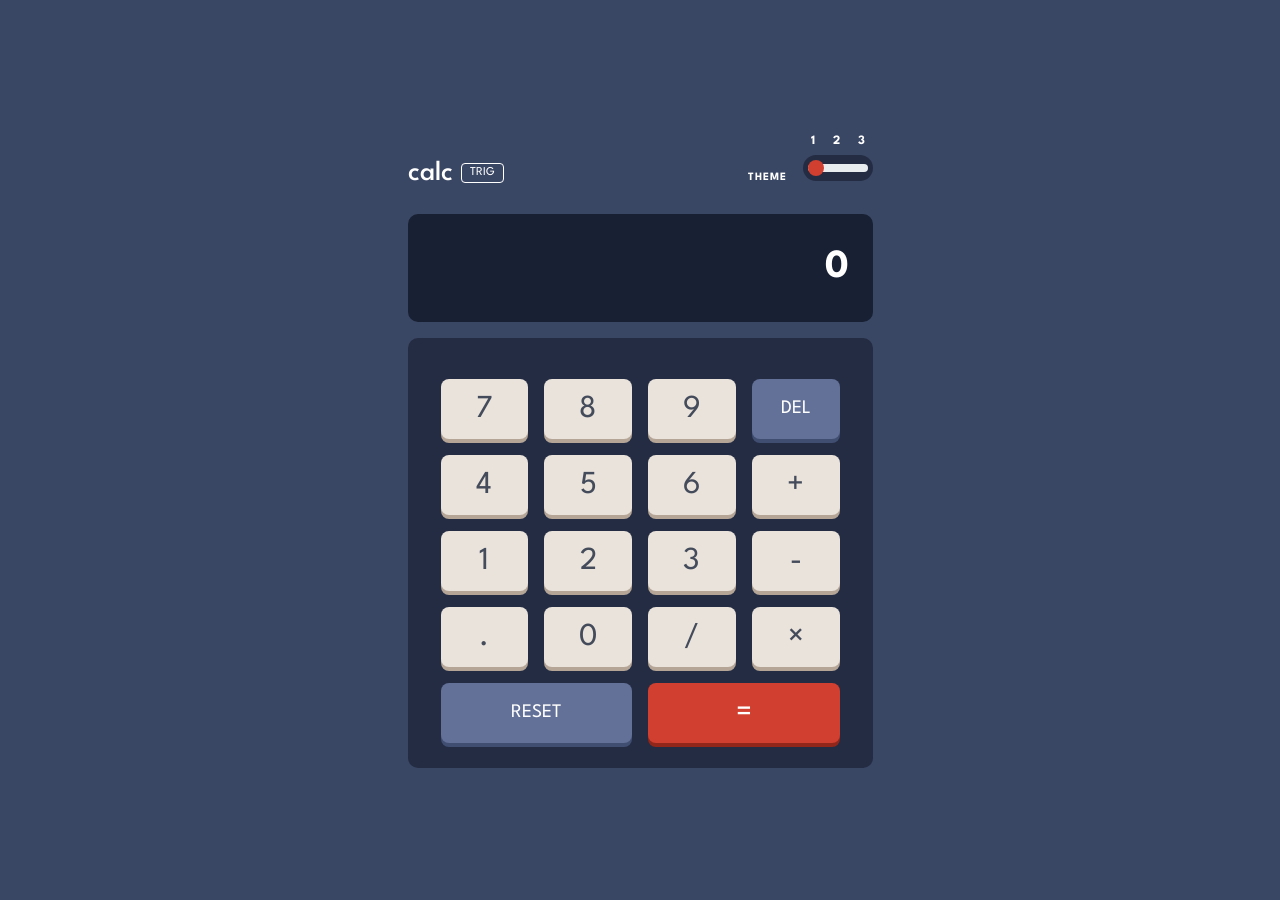
<file: index.html>
<!DOCTYPE html>
<html lang="en">
<head>
  <meta charset="UTF-8">
  <meta name="viewport" content="width=device-width, initial-scale=1.0"> 
  <link rel="icon" type="image/png" sizes="32x32" href="./images/favicon-32x32.png">
  <link href="https://cdn.jsdelivr.net/npm/bootstrap@5.3.3/dist/css/bootstrap.min.css" rel="stylesheet">
  <link rel="preconnect" href="https://fonts.googleapis.com">
  <link rel="preconnect" href="https://fonts.gstatic.com" crossorigin>
  <link href="https://fonts.googleapis.com/css2?family=League+Spartan:wght@700&display=swap" rel="stylesheet">
  <link rel="stylesheet" href="./index.css">
  <title>Calculator app</title>

</head>

<body>
  <main class="main-section d-flex justify-content-center align-items-center" data-theme="blue" id="main-section">
    <div class="container">
      <div class="row justify-content-center">

      <div class="calculator-wrapper d-flex flex-column flex-md-row align-items-center justify-content-center gap-3">
        <div class="trig-panel p-3 text-center d-none" id="trigPanel">
          <h6 class="mb-3" style="color: var(--text-main);">Trig Functions</h6>
          <div class="row g-2">
            <div class="col-6"><button class="btn key-trig" data-trig="sin" type="button">sin</button></div>
            <div class="col-6"><button class="btn key-trig" data-trig="cos" type="button">cos</button></div>
            <div class="col-6"><button class="btn key-trig" data-trig="tan" type="button">tan</button></div>
            <div class="col-6"><button class="btn key-trig" data-trig="sqrt" type="button">√</button></div>
          </div>
        </div>

        <div class="col-12 col-sm-10 col-md-8 col-lg-5" style="max-width: 540px;">
          <div class="d-flex justify-content-between align-items-end mb-4 header-text">
            <div class="d-flex align-items-center gap-2">
              <!-- Tittle to the left -->
              <h1 class="m-0 fs-3">calc</h1>
              <button class="btn btn-sm btn-outline-secondary py-0 px-2" id="toggleTrig" style="font-size: 0.75rem; border-color: var(--text-main); color: var(--text-main);">TRIG</button>
            </div>
            <!-- Selector to the right -->
            <div class="d-flex align-items-end gap-3">
              <span class="theme-label mb-1">THEME</span>
              <div class="theme-switcher">
                <div class="d-flex justify-content-between px-2 mb-1 theme-numbers">
                  <span>1</span>
                  <span>2</span>
                  <span>3</span>
                </div>
                <!-- Slider -->
                  <input type="range" class="form-range theme-slider" min="0" max="2" value="0" id="themeSlider">
              </div>
            </div>
          </div>
          <div class="calculator-screen text-end mb-3 p-4">
            <span id="calc-screen">0</span>
          </div>

                    <!-- Keypad -->
          <div class="row calculator-keypad-container text-center g-3 mt-1">

              <!-- Row 1 -->
              <div class="col-3"><button class="btn key-number" data-num="7" type="button">7</button></div>
              <div class="col-3"><button class="btn key-number" data-num="8" type="button">8</button></div>
              <div class="col-3"><button class="btn key-number" data-num="9" type="button">9</button></div>
              <div class="col-3"><button class="btn key-action" id="btn-del" type="button">DEL</button></div>

              <!-- Row 2 -->
              <div class="col-3"><button class="btn key-number" data-num="4" type="button">4</button></div>
              <div class="col-3"><button class="btn key-number" data-num="5" type="button">5</button></div>
              <div class="col-3"><button class="btn key-number" data-num="6" type="button">6</button></div>
              <div class="col-3"><button class="btn key-number" data-op="+" type="button">+</button></div>

              <!-- Row 3 -->
              <div class="col-3"><button class="btn key-number" data-num="1" type="button">1</button></div>
              <div class="col-3"><button class="btn key-number" data-num="2" type="button">2</button></div>
              <div class="col-3"><button class="btn key-number" data-num="3" type="button">3</button></div>
              <div class="col-3"><button class="btn key-number" data-op="-" type="button">-</button></div>

              <!-- Row 4 -->
              <div class="col-3"><button class="btn key-number" data-num="." type="button">.</button></div>
              <div class="col-3"><button class="btn key-number" data-num="0" type="button">0</button></div>
              <div class="col-3"><button class="btn key-number" data-op="/" type="button">/</button></div>
              <div class="col-3"><button class="btn key-number" data-op="x" type="button">×</button></div>

              <!-- Row 5: RESET y = (estos abarcan dos columnas cada uno) -->
              <div class="col-6"><button class="btn key-action w-100" id="btn-reset" type="button">RESET</button></div>
              <div class="col-6"><button class="btn key-equal w-100" id="btn-equal" type="button">=</button></div>

          </div>
        </div>

      </div>

    </div>

  </main>

</body>
<script src="./index.js"></script>
</html>
</file>
<file: index.css>
body {
    margin: 0;
    padding: 0;
    background-color: hsl(222, 26%, 31%);
}

* {
  font-family: 'League Spartan', sans-serif;
  font-weight: 700;
  transition: background-color 0.3s ease, color 0.3s ease;
}

/* Themes */
.main-section {
    width: 100%;
    min-height: 100vh;
    padding: 20px;
    display: flex;
    justify-content: center;
    align-items: center;
}

.main-section[data-theme="blue"] {
  /* Backgrounds */
  background-color: hsl(222, 26%, 31%);
  --toggle-bg: hsl(223, 31%, 20%);
  --keypad-bg: hsl(223, 31%, 20%);
  --screen-bg: hsl(224, 36%, 15%);

  /* Text & Details */
  --text-main: hsl(0, 0%, 100%);
  --toggle-circle: hsl(6, 63%, 50%);
  
  /* Keys */
  --key-num-bg: hsl(30, 25%, 89%);
  --key-num-shadow: hsl(28, 16%, 65%);
  --key-num-text: hsl(221, 14%, 31%);

  /*(DEL / RESET) */
  --key-btn-bg: hsl(225, 21%, 49%);
  --key-btn-shadow: hsl(224, 28%, 35%);
  --key-btn-text: hsl(0, 0%, 100%);

  /* Bottom (=) */
  --key-equal-bg: hsl(6, 63%, 50%);
  --key-equal-shadow: hsl(6, 70%, 34%);
  --key-equal-text: hsl(0, 0%, 100%);
}

.main-section[data-theme="white"] {
  /* Backgrounds */
  background-color: hsl(0, 0%, 90%);
  --toggle-bg: hsl(0, 5%, 81%);
  --keypad-bg: hsl(0, 5%, 81%);
  --screen-bg: hsl(0, 0%, 93%);

  /* Text & Details */
  --text-main: hsl(60, 10%, 19%);
  --toggle-circle: hsl(25, 98%, 40%);

  /* Keys */
  --key-num-bg: hsl(45, 7%, 89%);
  --key-num-shadow: hsl(35, 11%, 61%);
  --key-num-text: hsl(60, 10%, 19%);

  /*(DEL / RESET) */
  --key-btn-bg: hsl(185, 42%, 37%);
  --key-btn-shadow: hsl(185, 58%, 25%);

  /* Bottom (=) */
  --key-btn-text: hsl(0, 0%, 100%);
  --key-equal-bg: hsl(25, 98%, 40%);
  --key-equal-shadow: hsl(25, 99%, 27%);
  --key-equal-text: hsl(0, 0%, 100%);
}

.main-section[data-theme="purple"] {
  /* Backgrounds */
  background-color: hsl(268, 75%, 9%);     /* Main bg */
  --toggle-bg: hsl(268, 71%, 12%);        /* Toggle bg */
  --keypad-bg: hsl(268, 71%, 12%);        /* Keypad bg */
  --screen-bg: hsl(268, 71%, 12%);        /* Screen bg */

  /*(DEL y RESET) */
  --text-main: hsl(52, 100%, 62%);
  --key-btn-bg: hsl(281, 89%, 26%);       /* Keybg (DEL/RESET) */
  --key-btn-shadow: hsl(285, 91%, 52%);   /* Key shadow */

  --key-btn-text: hsl(0, 0%, 100%);       /* button*/

  /* Keys */
  --key-equal-bg: hsl(176, 100%, 44%);    /* Key bg (=) */
  --toggle-circle: hsl(176, 100%, 44%);   /* Toggle */
  --key-equal-shadow: hsl(177, 92%, 70%); /* Key shadow (=) */

  /*Numbers*/
  --key-num-bg: hsl(268, 47%, 21%);       /* Key bg */
  --key-num-shadow: hsl(290, 70%, 36%);   /* Key shadow */

  /* Text Colors */
  color: hsl(52, 100%, 62%);              /* Light yellow (Texto general) */
  --key-equal-text: hsl(198, 20%, 13%);   /* Very dark blue (Texto botón =) */
  --key-btn-text: hsl(0, 0%, 100%);        /* White (Text DEL/RESET) */
}

/* Uses text color defined by currentv theme */
.header-text, .theme-label, .theme-numbers {
  color: var(--text-main);
}

/* Label Themes */
.theme-label {
    font-size: 0.7rem;
    letter-spacing: 1px;
}

.theme-numbers {
    font-size: 0.8rem;
}

.theme-slider {
    width: 70px;
    height: 26px;
    background-color: var(--toggle-bg); 
    border-radius: 20px;
    padding: 0 5px;
    margin: 0;
    appearance: none; /* I researched and this is fot he custom circle to work on IOS */
}

/* Style of the circle (WebKit / Chrome / Brave / Safari) */
.theme-slider::-webkit-slider-thumb {
    -webkit-appearance: none;
    width: 16px;
    height: 16px;
    border-radius: 50%;
    background-color: var(--toggle-circle);
    border: none;
    cursor: pointer; /* I like how this looks */
}

.calculator-screen {
  width: 100%;
  background-color: var(--screen-bg);
  border-radius: 10px;
  color: var(--text-main);
  font-size: 2.5rem;
  font-weight: bold;
  word-wrap: break-word;    /* This breaks large numbers so it does not brek the container*/
  word-break: break-all;
}

.calculator-bottom {
  background-color: var(--keypad-bg);
  border-radius: 10px;
  padding: 20px;
}

.calculator-keypad-container {
    background-color: var(--keypad-bg);
    border-radius: 10px;
    padding: 25px;
    margin-left: 0;
    margin-right: 0;
}

/* ---Bottom base--- */
.key-number, .key-action, .key-equal {
    width: 100%;
    height: 60px;
    border-radius: 8px;
    font-size: 2rem;
    transform: none;
}


.key-number, .key-number:hover {
    background-color: var(--key-num-bg);
    color: var(--key-num-text);
    box-shadow: 0 4px var(--key-num-shadow);
}


.key-action, .key-action:hover {
    background-color: var(--key-btn-bg);
    color: var(--key-btn-text);
    font-size: 1.2rem;
    box-shadow: 0 4px var(--key-btn-shadow);
}


.key-equal, .key-equal:hover{
    background-color: var(--key-equal-bg);
    color: var(--key-equal-text);
    box-shadow: 0 4px var(--key-equal-shadow);
}

.trig-panel {
  width: 180px;
  background-color: var(--keypad-bg);
  border-radius: 10px;
  box-shadow: 0 4px 10px rgba(0,0,0,0.3);
  transition: all 0.3s ease-in-out;
}

.key-trig {
  width: 100%;
  height: 45px;
  border-radius: 6px;
  font-size: 1rem;
  border: none;
  background-color: var(--key-btn-bg);
  color: var(--key-btn-text);
  box-shadow: 0 3px var(--key-btn-shadow);
}

.key-trig:hover {
  background-color: var(--key-equal-bg);
  color: var(--key-equal-text);
}
</file>
